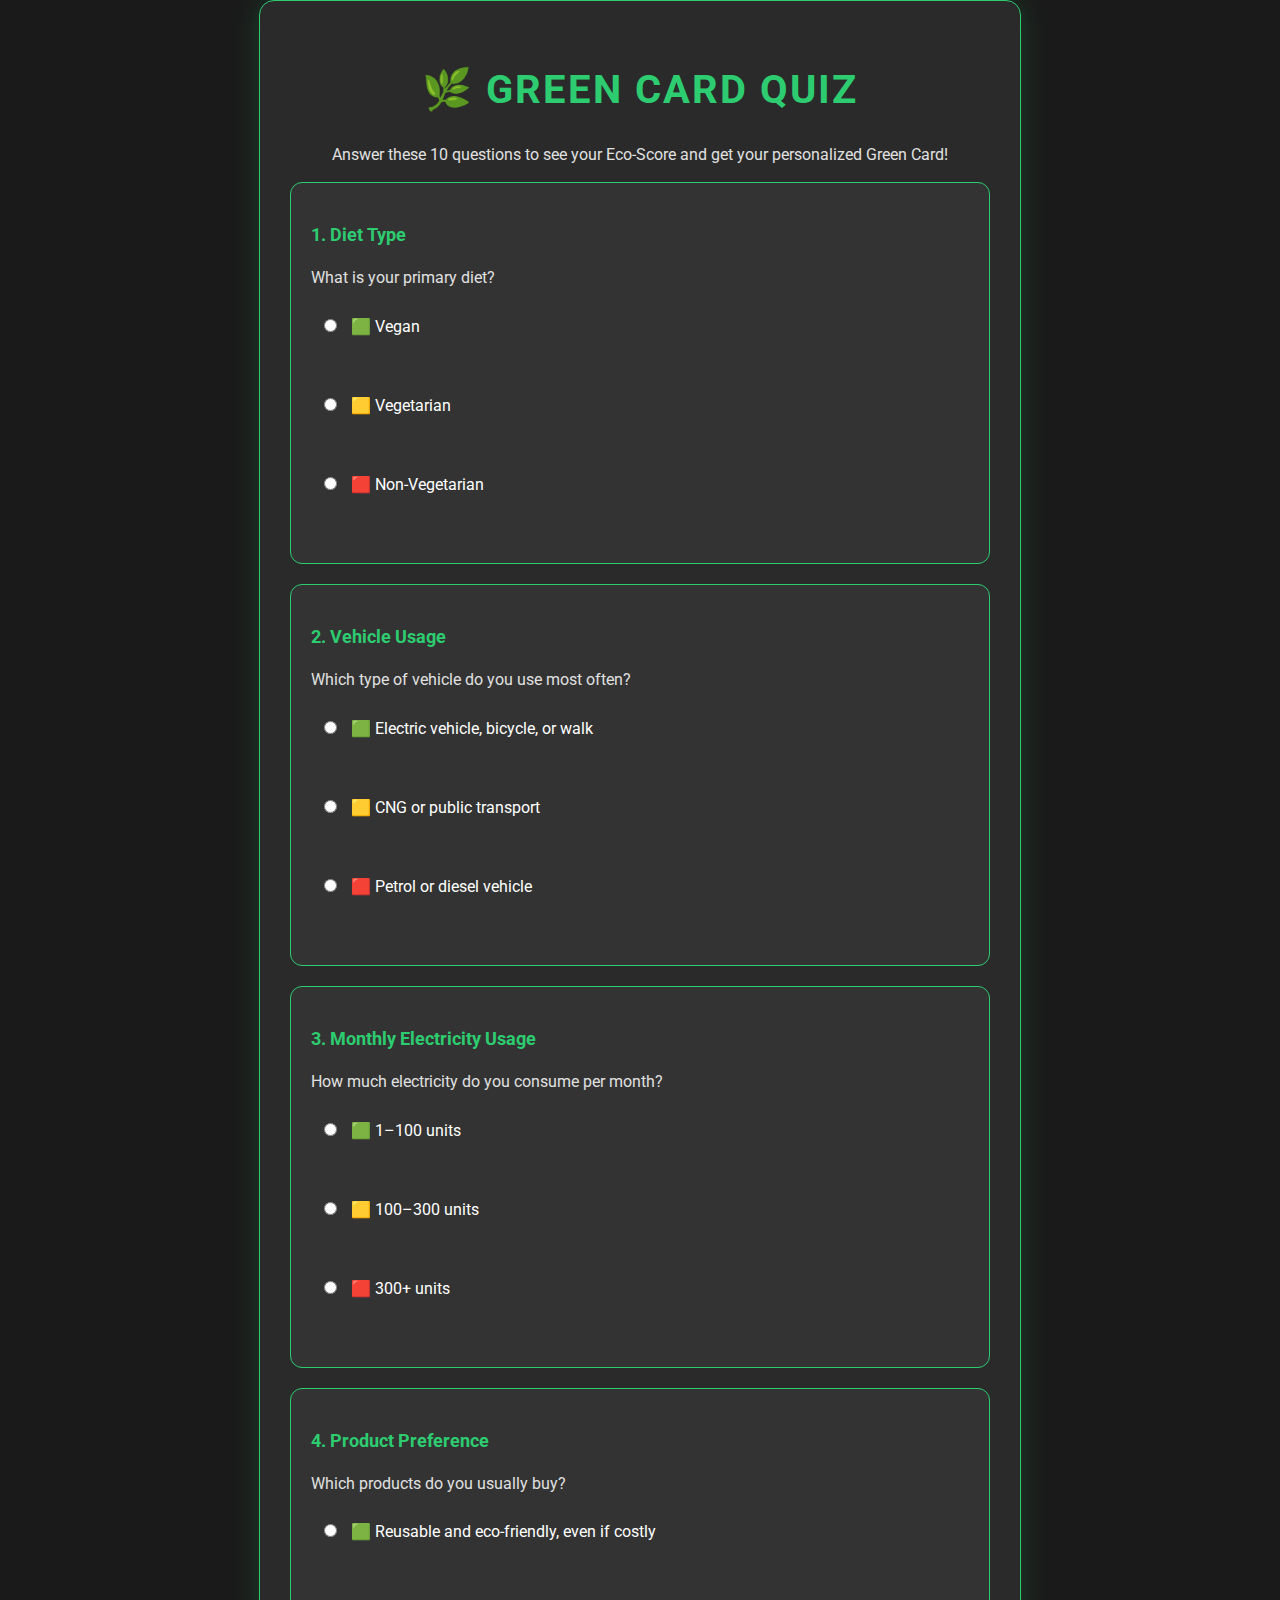
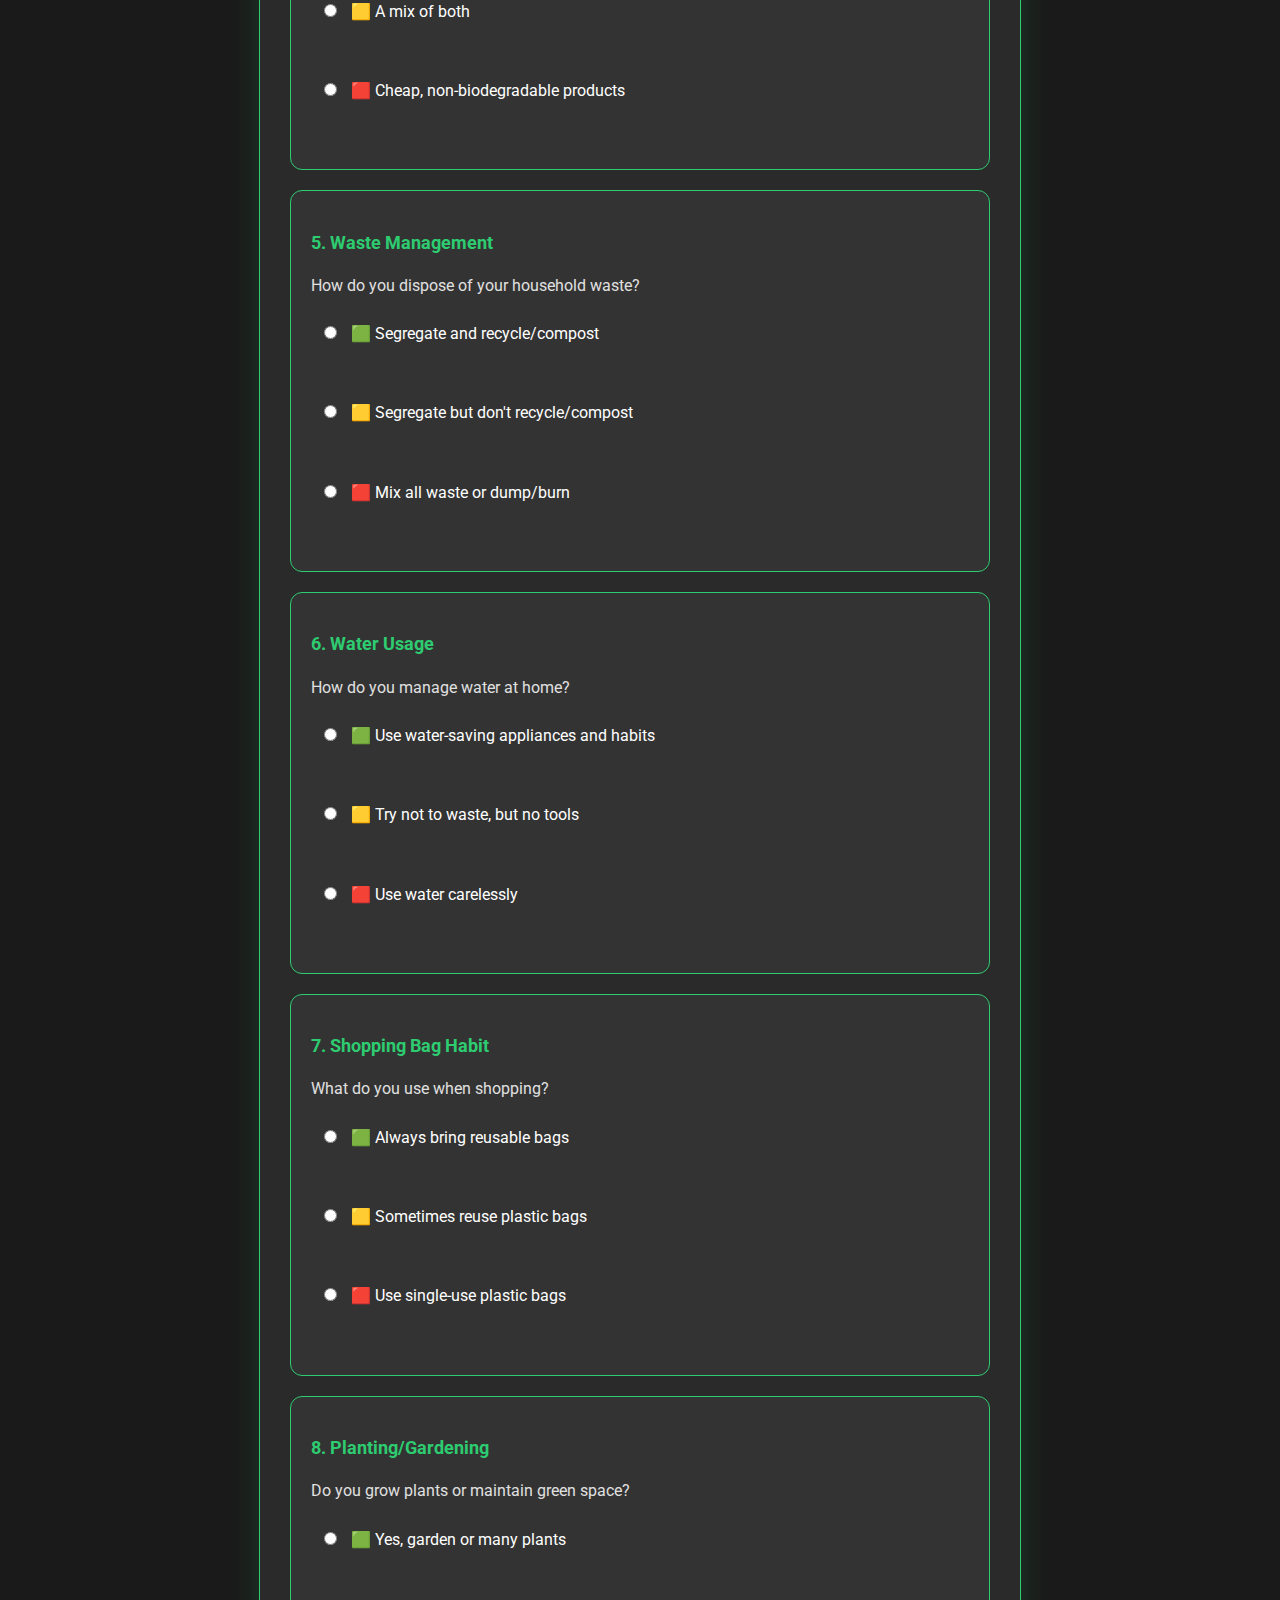
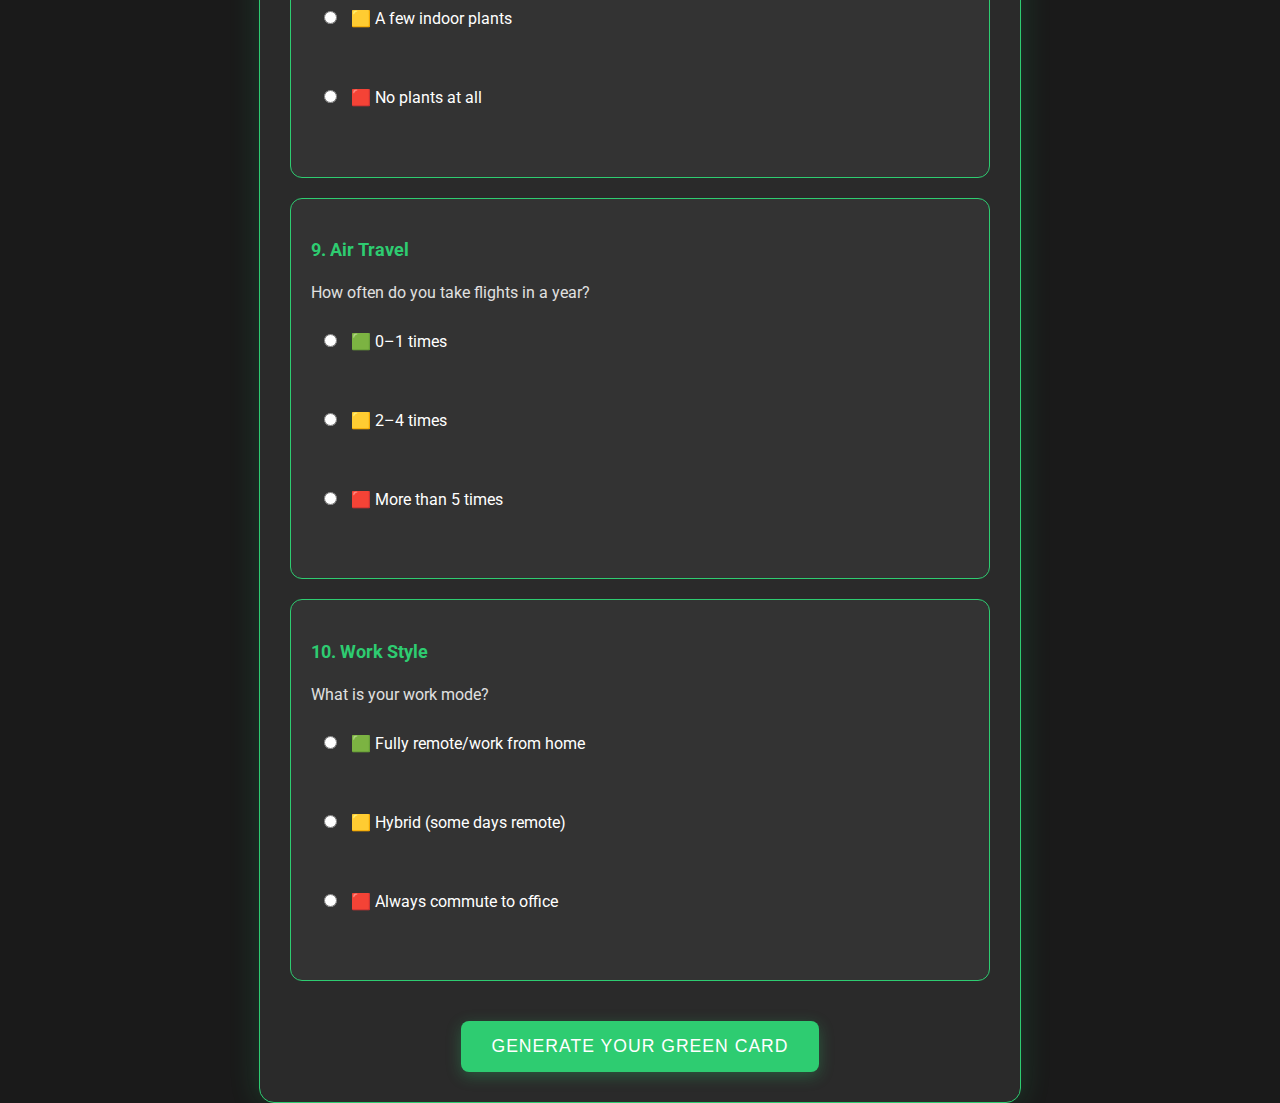
<file: deep_greenCard_Project/quiz.html>
<!DOCTYPE html>
<html lang="en">
<head>
    <meta charset="UTF-8">
    <meta name="viewport" content="width=device-width, initial-scale=1.0">
    <title>Green Card Quiz</title>
    <link href="https://fonts.googleapis.com/css2?family=Roboto:wght@400;500;700&display=swap" rel="stylesheet">
    <link rel="stylesheet" href="quiz.css">
</head>
<body>

    <div class="quiz-container">
        <h1>🌿 Green Card Quiz</h1>
        <p>Answer these 10 questions to see your Eco-Score and get your personalized Green Card!</p>

        <form id="greenCardQuiz">
            <!-- Question 1 -->
            <div class="question">
                <p>1. Diet Type</p>
                <p>What is your primary diet?</p>
                <label><input type="radio" name="q1" value="10" required> 🟩 Vegan</label><br>
                <label><input type="radio" name="q1" value="5"> 🟨 Vegetarian</label><br>
                <label><input type="radio" name="q1" value="0"> 🟥 Non-Vegetarian</label><br>
            </div>

            <!-- Question 2 -->
            <div class="question">
                <p>2. Vehicle Usage</p>
                <p>Which type of vehicle do you use most often?</p>
                <label><input type="radio" name="q2" value="10" required> 🟩 Electric vehicle, bicycle, or walk</label><br>
                <label><input type="radio" name="q2" value="5"> 🟨 CNG or public transport</label><br>
                <label><input type="radio" name="q2" value="0"> 🟥 Petrol or diesel vehicle</label><br>
            </div>

            <!-- Question 3 -->
            <div class="question">
                <p>3. Monthly Electricity Usage</p>
                <p>How much electricity do you consume per month?</p>
                <label><input type="radio" name="q3" value="10" required> 🟩 1–100 units</label><br>
                <label><input type="radio" name="q3" value="5"> 🟨 100–300 units</label><br>
                <label><input type="radio" name="q3" value="0"> 🟥 300+ units</label><br>
            </div>

            <!-- Question 4 -->
            <div class="question">
                <p>4. Product Preference</p>
                <p>Which products do you usually buy?</p>
                <label><input type="radio" name="q4" value="10" required> 🟩 Reusable and eco-friendly, even if costly</label><br>
                <label><input type="radio" name="q4" value="5"> 🟨 A mix of both</label><br>
                <label><input type="radio" name="q4" value="0"> 🟥 Cheap, non-biodegradable products</label><br>
            </div>

            <!-- Question 5 -->
            <div class="question">
                <p>5. Waste Management</p>
                <p>How do you dispose of your household waste?</p>
                <label><input type="radio" name="q5" value="10" required> 🟩 Segregate and recycle/compost</label><br>
                <label><input type="radio" name="q5" value="5"> 🟨 Segregate but don't recycle/compost</label><br>
                <label><input type="radio" name="q5" value="0"> 🟥 Mix all waste or dump/burn</label><br>
            </div>

            <!-- Question 6 -->
            <div class="question">
                <p>6. Water Usage</p>
                <p>How do you manage water at home?</p>
                <label><input type="radio" name="q6" value="10" required> 🟩 Use water-saving appliances and habits</label><br>
                <label><input type="radio" name="q6" value="5"> 🟨 Try not to waste, but no tools</label><br>
                <label><input type="radio" name="q6" value="0"> 🟥 Use water carelessly</label><br>
            </div>

            <!-- Question 7 -->
            <div class="question">
                <p>7. Shopping Bag Habit</p>
                <p>What do you use when shopping?</p>
                <label><input type="radio" name="q7" value="10" required> 🟩 Always bring reusable bags</label><br>
                <label><input type="radio" name="q7" value="5"> 🟨 Sometimes reuse plastic bags</label><br>
                <label><input type="radio" name="q7" value="0"> 🟥 Use single-use plastic bags</label><br>
            </div>

            <!-- Question 8 -->
            <div class="question">
                <p>8. Planting/Gardening</p>
                <p>Do you grow plants or maintain green space?</p>
                <label><input type="radio" name="q8" value="10" required> 🟩 Yes, garden or many plants</label><br>
                <label><input type="radio" name="q8" value="5"> 🟨 A few indoor plants</label><br>
                <label><input type="radio" name="q8" value="0"> 🟥 No plants at all</label><br>
            </div>

            <!-- Question 9 -->
            <div class="question">
                <p>9. Air Travel</p>
                <p>How often do you take flights in a year?</p>
                <label><input type="radio" name="q9" value="10" required> 🟩 0–1 times</label><br>
                <label><input type="radio" name="q9" value="5"> 🟨 2–4 times</label><br>
                <label><input type="radio" name="q9" value="0"> 🟥 More than 5 times</label><br>
            </div>

            <!-- Question 10 -->
            <div class="question">
                <p>10. Work Style</p>
                <p>What is your work mode?</p>
                <label><input type="radio" name="q10" value="10" required> 🟩 Fully remote/work from home</label><br>
                <label><input type="radio" name="q10" value="5"> 🟨 Hybrid (some days remote)</label><br>
                <label><input type="radio" name="q10" value="0"> 🟥 Always commute to office</label><br>
            </div>

            <button type="submit" id="generateCardBtn">Generate Your Green Card</button>
        </form>

        <div id="cardResult" class="card-result" style="display:none;">
            <h2>Your Green Card:</h2>
            <div id="greenCard" class="green-card">
                <div class="card-header">
                    <div class="card-title">Green Card</div>
                </div>
                <div class="card-profile">
                    <div class="profile-image-container">
                        <img src="deep.jpeg" alt="Your Profile Picture" class="profile-pic-card">
                    </div>
                    <div class="profile-name">Daksh Sharma</div>
                    <div class="profile-handle">@EcoWarrior</div>
                    <div class="last-updated">Last updated on <span id="currentDate"></span></div>
                </div>
                <div class="card-stats">
                    <div class="stat-box">
                        <div class="stat-label">Eco-Score</div>
                        <div class="stat-value"><span id="ecoScore"></span>/100</div>
                    </div>
                    <div class="stat-box">
                        <div class="stat-label">Result</div>
                        <div class="stat-value"><span id="resultText"></span></div>
                    </div>
                </div>
                 <div class="card-footer">
                     <div class="social-links">
                         You can find me on...
                         <!-- Social icons could go here -->
                     </div>
                 </div>

            </div>
            <div class="share-options">
                <button id="downloadCardBtn">Download Card</button>
                <button id="shareLinkedInBtn">Share on LinkedIn</button>
                <button id="shareXBtn">Share on X (Twitter)</button>
            </div>
        </div>
    </div>

    <script src="https://html2canvas.hertzen.com/dist/html2canvas.min.js"></script>
    <script src="quiz.js"></script>
</body>
</html>
</file>
<file: deep_greenCard_Project/quiz.css>
body {
    font-family: 'Roboto', sans-serif;
    background-color: #1a1a1a;
    color: #ffffff;
    line-height: 1.6;
    margin: 0;
    padding: 0;
    display: flex;
    justify-content: center;
    align-items: center;
    min-height: 100vh;
}

.quiz-container {
    background-color: #2a2a2a;
    padding: 30px;
    border-radius: 15px;
    box-shadow: 0 0 30px rgba(46, 204, 113, 0.2);
    max-width: 700px;
    width: 90%;
    text-align: center;
    border: 1px solid #2ecc71;
}

h1 {
    color: #2ecc71;
    margin-bottom: 20px;
    font-size: 2.5rem;
    text-transform: uppercase;
    letter-spacing: 2px;
}

p {
    margin-bottom: 15px;
    color: #e0e0e0;
}

.question {
    background-color: #333333;
    border: 1px solid #2ecc71;
    padding: 20px;
    margin-bottom: 20px;
    border-radius: 12px;
    text-align: left;
    transition: transform 0.3s ease;
}

.question:hover {
    transform: translateY(-2px);
    box-shadow: 0 5px 15px rgba(46, 204, 113, 0.1);
}

.question p:first-child {
    font-weight: 700;
    margin-bottom: 8px;
    color: #2ecc71;
    font-size: 1.1rem;
}

label {
    display: block;
    margin-bottom: 12px;
    font-size: 1rem;
    cursor: pointer;
    padding: 8px;
    border-radius: 6px;
    transition: background-color 0.3s ease;
}

label:hover {
    background-color: #3a3a3a;
}

input[type="radio"] {
    margin-right: 10px;
    accent-color: #2ecc71;
}

button {
    display: inline-block;
    background-color: #2ecc71;
    color: white;
    padding: 15px 30px;
    border: none;
    border-radius: 8px;
    font-size: 1.1rem;
    cursor: pointer;
    transition: all 0.3s ease;
    margin-top: 20px;
    text-transform: uppercase;
    letter-spacing: 1px;
    font-weight: 500;
    box-shadow: 0 4px 15px rgba(46, 204, 113, 0.3);
}

button:hover {
    background-color: #27ae60;
    transform: translateY(-2px);
    box-shadow: 0 6px 20px rgba(46, 204, 113, 0.4);
}

.card-result {
    margin-top: 30px;
    border-top: 1px solid #2ecc71;
    padding-top: 20px;
}

.green-card {
    background: #1a1a1a;
    color: white;
    padding: 20px;
    border-radius: 15px;
    margin-bottom: 20px;
    text-align: center;
    width: 300px;
    height: auto;
    display: flex;
    flex-direction: column;
    align-items: center;
    margin: 20px auto;
    box-shadow: 
        0 10px 20px rgba(0, 0, 0, 0.6),
        0 0 0 1px rgba(46, 204, 113, 0.3);
    position: relative;
    overflow: hidden;
    transform-style: preserve-3d;
    perspective: 1000px;
    transition: transform 0.3s ease, box-shadow 0.3s ease;
    border: 1px solid #333;
}

.green-card:hover {
    transform: translateY(-5px) rotateX(0deg);
    box-shadow: 
        0 15px 30px rgba(0, 0, 0, 0.7),
        0 0 0 1px rgba(46, 204, 113, 0.4);
}

.card-header {
    width: 100%;
    text-align: left;
    padding-bottom: 10px;
    border-bottom: 1px solid #444;
    margin-bottom: 15px;
}

.card-title {
    font-size: 1.2rem;
    font-weight: 700;
    color: #e0e0e0;
}

.card-profile {
    display: flex;
    flex-direction: column;
    align-items: center;
    margin-bottom: 20px;
}

.profile-image-container {
    width: 90px;
    height: 90px;
    border-radius: 50%;
    overflow: hidden;
    margin-bottom: 10px;
    border: 3px solid #2ecc71;
    box-shadow: 0 0 10px rgba(46, 204, 113, 0.5);
    position: relative;
    z-index: 2;
}

.profile-pic-card {
    width: 100%;
    height: 100%;
    object-fit: cover;
}

.profile-name {
    font-size: 1.6rem;
    font-weight: 700;
    color: #ffffff;
    margin-bottom: 5px;
}

.profile-handle {
    font-size: 1rem;
    color: #bbb;
    background-color: #333;
    padding: 3px 8px;
    border-radius: 15px;
    margin-bottom: 10px;
}

.last-updated {
    font-size: 0.8rem;
    color: #888;
}

.card-stats {
    display: flex;
    justify-content: space-around;
    width: 100%;
    margin-bottom: 20px;
    padding-bottom: 20px;
    border-bottom: 1px solid #444;
}

.stat-box {
    text-align: center;
}

.stat-label {
    font-size: 0.9rem;
    color: #bbb;
    margin-bottom: 5px;
}

.stat-value {
    font-size: 1.8rem;
    font-weight: 700;
    color: #2ecc71;
}

.card-footer {
    width: 100%;
    text-align: center;
    font-size: 0.9rem;
    color: #888;
}

.social-links {
    margin-top: 10px;
}

.share-options {
    display: flex;
    justify-content: center;
    gap: 15px;
    margin-top: 20px;
}

.share-options button {
    background-color: #333333;
    border: 1px solid #2ecc71;
    padding: 10px 20px;
    font-size: 0.9rem;
}

.share-options button:hover {
    background-color: #2ecc71;
}

/* Card color variations */
.green-card.yellow {
    background: #1a1a1a;
    box-shadow: 
        0 10px 20px rgba(0, 0, 0, 0.6),
        0 0 0 1px rgba(241, 196, 15, 0.3);
}

.green-card.yellow .stat-value {
    color: #f1c40f;
}

.green-card.red {
    background: #1a1a1a;
    box-shadow: 
        0 10px 20px rgba(0, 0, 0, 0.6),
        0 0 0 1px rgba(231, 76, 60, 0.3);
}

.green-card.red .stat-value {
    color: #e74c3c;
}
</file>
